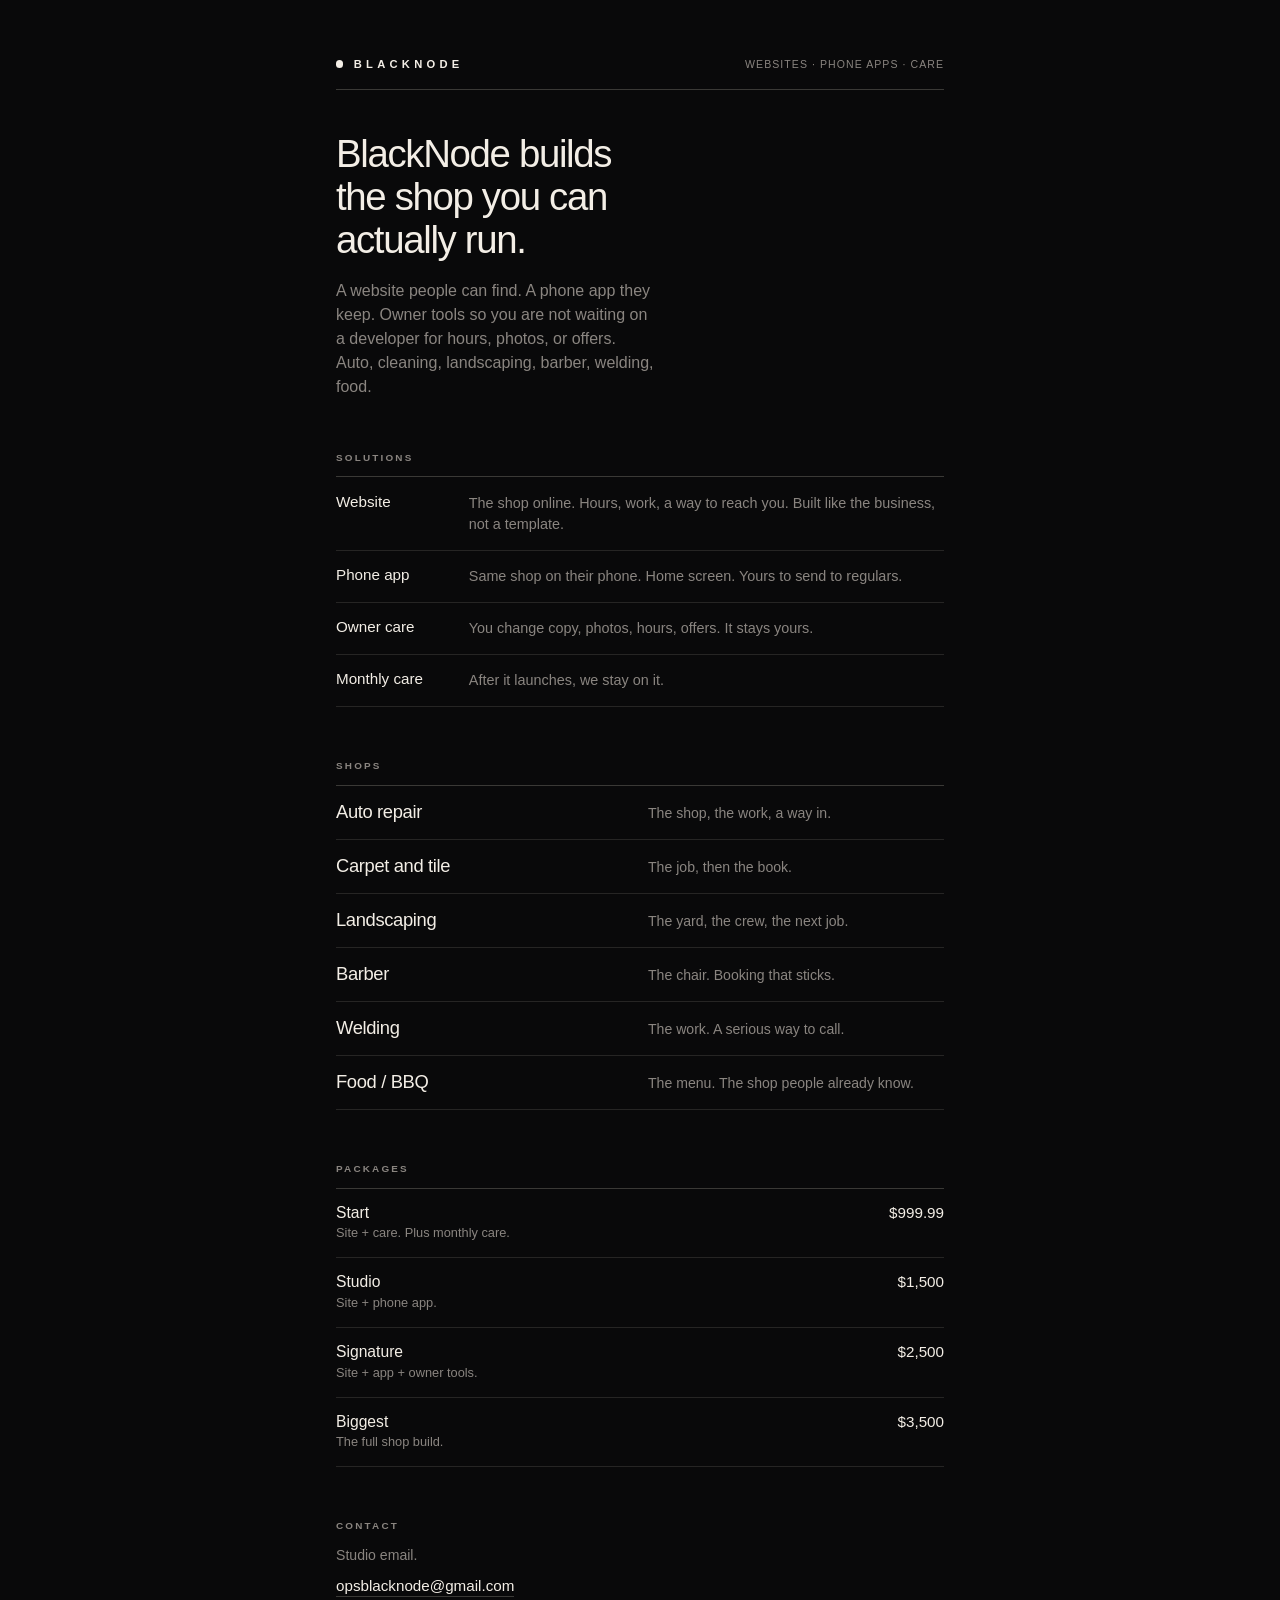
<file: index.html>
<!DOCTYPE html>
<html lang="en">
<head>
  <meta charset="utf-8">
  <meta name="viewport" content="width=device-width, initial-scale=1">
  <title>BlackNode</title>
  <style>
    :root {
      --ink: #09090a;
      --paper: #f3eee6;
      --mute: #8a8580;
      --line: #262524;
      --hair: #3a3936;
    }
    * { box-sizing: border-box; margin: 0; padding: 0; }
    html, body { background: var(--ink); color: var(--paper); }
    body {
      min-height: 100vh;
      font-family: "Helvetica Neue", Helvetica, Arial, ui-sans-serif, system-ui, sans-serif;
      -webkit-font-smoothing: antialiased;
    }
    .sheet {
      width: min(38rem, calc(100% - 3.2rem));
      margin: 0 auto;
      padding: 6.4vh 0 7vh;
    }
    header {
      display: flex;
      align-items: baseline;
      justify-content: space-between;
      gap: 1rem;
      padding-bottom: 1.2rem;
      border-bottom: 1px solid var(--hair);
      margin-bottom: 2.6rem;
    }
    .brand { display: flex; align-items: center; gap: 0.65rem; }
    .dot {
      width: 0.46rem; height: 0.46rem;
      background: var(--paper); border-radius: 50%;
    }
    h1 {
      font-size: 0.7rem; font-weight: 600;
      letter-spacing: 0.38em; text-transform: uppercase;
    }
    .kicker {
      color: var(--mute); font-size: 0.66rem;
      letter-spacing: 0.1em; text-transform: uppercase;
    }
    .lede {
      font-size: clamp(1.85rem, 3.6vw, 2.4rem);
      font-weight: 400; letter-spacing: -0.035em;
      line-height: 1.12; max-width: 14ch;
      margin-bottom: 1.15rem;
    }
    .who {
      color: var(--mute); font-size: 1rem;
      line-height: 1.5; max-width: 36ch;
      margin-bottom: 3.3rem;
    }
    h2 {
      font-size: 0.62rem; font-weight: 600;
      letter-spacing: 0.22em; text-transform: uppercase;
      color: var(--mute); margin-bottom: 0.85rem;
    }
    section { margin-bottom: 3.3rem; }
    .solutions { border-top: 1px solid var(--hair); }
    .solutions article {
      display: grid;
      grid-template-columns: 7.2rem 1fr;
      gap: 1.1rem;
      padding: 0.95rem 0;
      border-bottom: 1px solid var(--line);
    }
    .solutions h3 { font-size: 0.95rem; font-weight: 500; }
    .solutions p {
      color: var(--mute); font-size: 0.9rem;
      line-height: 1.45;
    }
    .shops { border-top: 1px solid var(--hair); }
    .shops li {
      display: grid;
      grid-template-columns: 1fr 1fr;
      gap: 1rem;
      align-items: baseline;
      padding: 0.95rem 0;
      border-bottom: 1px solid var(--line);
      list-style: none;
    }
    .shops .name {
      font-size: 1.15rem; font-weight: 400;
      letter-spacing: -0.02em;
    }
    .shops .line {
      color: var(--mute); font-size: 0.88rem;
      line-height: 1.4;
    }
    .packages { list-style: none; border-top: 1px solid var(--hair); }
    .packages li {
      display: grid;
      grid-template-columns: 1fr auto;
      gap: 0.15rem 1.25rem;
      padding: 0.95rem 0;
      border-bottom: 1px solid var(--line);
    }
    .packages .name { font-size: 0.98rem; font-weight: 500; }
    .packages .blurb {
      grid-column: 1; color: var(--mute);
      font-size: 0.8rem; line-height: 1.4;
    }
    .price {
      font-size: 0.95rem;
      font-variant-numeric: tabular-nums;
      text-align: right;
    }
    a.mail {
      color: var(--paper); text-decoration: none;
      font-size: 0.95rem;
      border-bottom: 1px solid var(--hair);
      padding-bottom: 0.12rem;
    }
    a.mail:hover { border-bottom-color: var(--paper); }
    .reach {
      color: var(--mute); font-size: 0.88rem;
      margin-bottom: 0.75rem; line-height: 1.45;
    }
    @media (max-width: 560px) {
      .sheet { width: calc(100% - 2.2rem); }
      header { flex-direction: column; align-items: flex-start; gap: 0.4rem; }
      .lede { max-width: 12ch; }
      .solutions article,
      .shops li { grid-template-columns: 1fr; gap: 0.28rem; }
    }
  </style>
</head>
<body>
  <main class="sheet">
    <header>
      <div class="brand">
        <span class="dot" aria-hidden="true"></span>
        <h1>BlackNode</h1>
      </div>
      <p class="kicker">Websites · Phone apps · Care</p>
    </header>

    <p class="lede">BlackNode builds the shop you can actually run.</p>
    <p class="who">A website people can find. A phone app they keep. Owner tools so you are not waiting on a developer for hours, photos, or offers. Auto, cleaning, landscaping, barber, welding, food.</p>

    <section>
      <h2>Solutions</h2>
      <div class="solutions">
        <article>
          <h3>Website</h3>
          <p>The shop online. Hours, work, a way to reach you. Built like the business, not a template.</p>
        </article>
        <article>
          <h3>Phone app</h3>
          <p>Same shop on their phone. Home screen. Yours to send to regulars.</p>
        </article>
        <article>
          <h3>Owner care</h3>
          <p>You change copy, photos, hours, offers. It stays yours.</p>
        </article>
        <article>
          <h3>Monthly care</h3>
          <p>After it launches, we stay on it.</p>
        </article>
      </div>
    </section>

    <section>
      <h2>Shops</h2>
      <ul class="shops">
        <li>
          <span class="name">Auto repair</span>
          <span class="line">The shop, the work, a way in.</span>
        </li>
        <li>
          <span class="name">Carpet and tile</span>
          <span class="line">The job, then the book.</span>
        </li>
        <li>
          <span class="name">Landscaping</span>
          <span class="line">The yard, the crew, the next job.</span>
        </li>
        <li>
          <span class="name">Barber</span>
          <span class="line">The chair. Booking that sticks.</span>
        </li>
        <li>
          <span class="name">Welding</span>
          <span class="line">The work. A serious way to call.</span>
        </li>
        <li>
          <span class="name">Food / BBQ</span>
          <span class="line">The menu. The shop people already know.</span>
        </li>
      </ul>
    </section>

    <section>
      <h2>Packages</h2>
      <ul class="packages">
        <li>
          <span class="name">Start</span>
          <span class="price">$999.99</span>
          <span class="blurb">Site + care. Plus monthly care.</span>
        </li>
        <li>
          <span class="name">Studio</span>
          <span class="price">$1,500</span>
          <span class="blurb">Site + phone app.</span>
        </li>
        <li>
          <span class="name">Signature</span>
          <span class="price">$2,500</span>
          <span class="blurb">Site + app + owner tools.</span>
        </li>
        <li>
          <span class="name">Biggest</span>
          <span class="price">$3,500</span>
          <span class="blurb">The full shop build.</span>
        </li>
      </ul>
    </section>

    <section>
      <h2>Contact</h2>
      <p class="reach">Studio email.</p>
      <p><a class="mail" href="mailto:opsblacknode@gmail.com">opsblacknode@gmail.com</a></p>
    </section>

  </main>
</body>
</html>
</file>
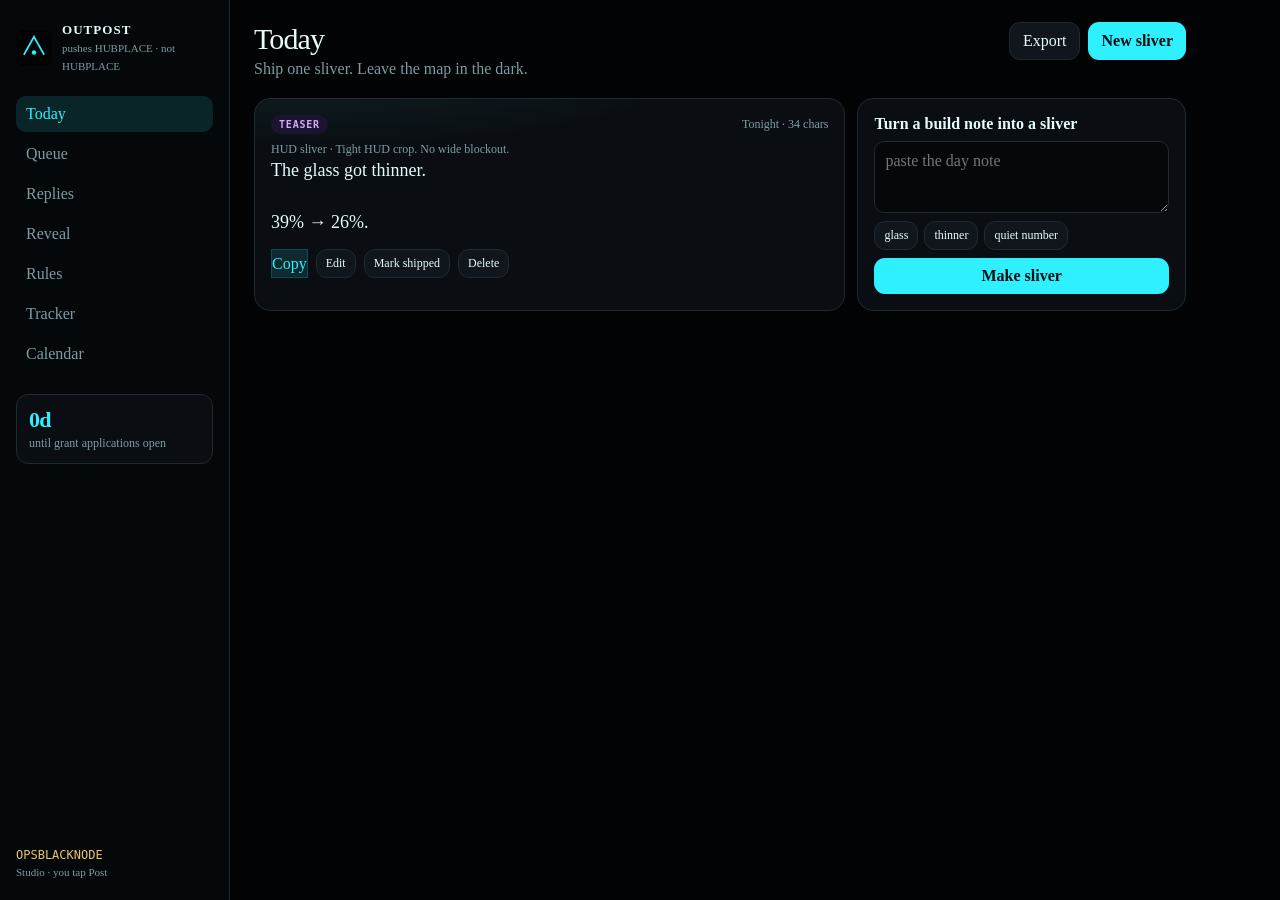
<file: outpost/index.html>
<!DOCTYPE html>
<html lang="en">
<head>
  <meta charset="UTF-8" />
  <meta name="viewport" content="width=device-width, initial-scale=1, viewport-fit=cover" />
  <meta name="theme-color" content="#020304" />
  <meta name="apple-mobile-web-app-capable" content="yes" />
  <meta name="apple-mobile-web-app-title" content="Outpost" />
  <title>Outpost</title>
  <link rel="manifest" href="manifest.json" />
  <link rel="icon" href="icon.svg" />
  <link rel="stylesheet" href="styles.css" />
</head>
<body>
  <div class="app">
    <aside class="rail">
      <div class="brand">
        <img src="icon.svg" alt="" width="36" height="36" />
        <div>
          <strong>Outpost</strong>
          <em>pushes HUBPLACE · not HUBPLACE</em>
        </div>
      </div>
      <nav id="nav"></nav>
      <div class="countdown" id="countdown"></div>
      <div class="rail-foot">
        <code>OPSBLACKNODE</code>
        <span>Studio · you tap Post</span>
      </div>
    </aside>
    <main>
      <header class="top">
        <div>
          <h1 id="viewTitle">Today</h1>
          <p id="viewSub">Ship one sliver. Leave the map in the dark.</p>
        </div>
        <div class="top-actions">
          <button type="button" id="exportBtn" class="ghost">Export</button>
          <button type="button" id="newBtn" class="primary">New sliver</button>
        </div>
      </header>
      <div id="views"></div>
    </main>
  </div>
  <div id="modal" class="modal hidden">
    <form id="form" class="sheet">
      <h2 id="formTitle">New sliver</h2>
      <label>Kind
        <select name="kind">
          <option value="TEASER">TEASER · image + one breath</option>
          <option value="SCHEDULE">SCHEDULE · queue in X</option>
          <option value="DRAFT">DRAFT · you hit Post</option>
          <option value="REPLY">REPLY · under a thread</option>
        </select>
      </label>
      <label>When<input name="when" placeholder="Now / Fri 7:30 AM PDT" /></label>
      <label>Target<input name="target" placeholder="What this is for" /></label>
      <label>Attach<input name="media" placeholder="Tight HUD crop. No wide blockout." /></label>
      <label>Copy<textarea name="body" rows="8" required></textarea></label>
      <div class="form-meta"><span id="charCount">0</span><span id="banWarn"></span></div>
      <div class="sheet-actions">
        <button type="button" id="cancelBtn" class="ghost">Cancel</button>
        <button type="submit" class="primary">Save</button>
      </div>
    </form>
  </div>
  <script src="seed.js"></script>
  <script src="app.js"></script>
</body>
</html>
</file>
<file: outpost/styles.css>
:root {
  --bg: #020304;
  --panel: #0a0e12;
  --panel2: #10161c;
  --line: #1c2a33;
  --text: #e7fbff;
  --muted: #7f9aa3;
  --cyan: #2ef0ff;
  --cyan-dim: rgba(46, 240, 255, 0.12);
  --gold: #e8c36a;
  --warn: #ff8a6b;
  --ok: #7dffb3;
  --radius: 16px;
  font-family: "Iowan Old Style", "Palatino Linotype", Palatino, Georgia, serif;
}
* { box-sizing: border-box; margin: 0; padding: 0; }
html, body { background: var(--bg); color: var(--text); min-height: 100%; }
body { padding: env(safe-area-inset-top) env(safe-area-inset-right) env(safe-area-inset-bottom) env(safe-area-inset-left); }
button, input, select, textarea { font: inherit; color: inherit; }
button { cursor: pointer; }
code { font-family: ui-monospace, "SF Mono", Menlo, Consolas, monospace; }
.app { display: grid; grid-template-columns: 230px 1fr; min-height: 100vh; }
.rail { border-right: 1px solid var(--line); padding: 22px 16px; display: flex; flex-direction: column; gap: 22px; background: #05080a; }
.brand { display: flex; gap: 10px; align-items: center; }
.brand strong { display: block; letter-spacing: 0.08em; font-size: 13px; text-transform: uppercase; }
.brand em { color: var(--muted); font-style: normal; font-size: 11px; }
nav { display: flex; flex-direction: column; gap: 4px; }
nav button { text-align: left; border: 0; background: transparent; color: var(--muted); padding: 9px 10px; border-radius: 10px; }
nav button.active, nav button:hover { background: var(--cyan-dim); color: var(--cyan); }
.countdown { border: 1px solid var(--line); border-radius: 12px; padding: 12px; background: var(--panel); }
.countdown b { display: block; font-size: 22px; color: var(--cyan); letter-spacing: -0.03em; }
.countdown span { color: var(--muted); font-size: 12px; }
.rail-foot { margin-top: auto; display: grid; gap: 4px; }
.rail-foot code { color: var(--gold); font-size: 12px; }
.rail-foot span { color: var(--muted); font-size: 11px; }
main { padding: 22px 24px 72px; max-width: 980px; }
.top { display: flex; justify-content: space-between; gap: 12px; align-items: flex-start; margin-bottom: 20px; }
.top h1 { font-size: 30px; font-weight: 500; letter-spacing: -0.03em; }
.top p { color: var(--muted); margin-top: 4px; }
.top-actions { display: flex; gap: 8px; flex-wrap: wrap; }
.primary, .ghost, .mini { border-radius: 11px; padding: 9px 13px; border: 1px solid transparent; }
.primary { background: var(--cyan); color: #031014; font-weight: 650; border: 0; }
.ghost, .mini { background: var(--panel2); border-color: var(--line); }
.mini { font-size: 12px; padding: 6px 9px; }
.copy { background: var(--cyan-dim); border: 1px solid #164850; color: var(--cyan); }
.grid { display: grid; gap: 12px; }
.two { display: grid; grid-template-columns: 1.35fr 0.75fr; gap: 12px; }
.card { background: var(--panel); border: 1px solid var(--line); border-radius: var(--radius); padding: 16px; }
.hero { background: radial-gradient(800px 180px at 10% -20%, rgba(46,240,255,.09), transparent 50%), var(--panel); }
.card-head { display: flex; justify-content: space-between; gap: 10px; align-items: center; margin-bottom: 8px; }
.meta { color: var(--muted); font-size: 12px; }
.body { white-space: pre-wrap; line-height: 1.45; font-size: 18px; }
.actions { display: flex; gap: 8px; flex-wrap: wrap; margin-top: 14px; }
.tag { font-family: ui-monospace, Menlo, monospace; font-size: 10px; letter-spacing: 0.08em; font-weight: 700; padding: 4px 8px; border-radius: 999px; }
.TEASER { background: #1a1430; color: #d7a6ff; }
.SCHEDULE { background: #0c2a24; color: var(--ok); }
.DRAFT { background: #2a2416; color: var(--gold); }
.REPLY { background: #102030; color: #7ec8ff; }
.posted { opacity: 0.45; }
.list { list-style: none; }
.list li { padding: 9px 0; border-bottom: 1px solid var(--line); font-size: 14px; }
.list li span, .list li small { display: block; color: var(--muted); font-size: 12px; margin-top: 3px; }
.ban li { color: var(--warn); }
.hidden { display: none !important; }
.modal { position: fixed; inset: 0; background: rgba(0,0,0,.62); display: grid; place-items: center; padding: 16px; z-index: 30; }
.sheet { width: min(560px, 100%); background: var(--panel); border: 1px solid var(--line); border-radius: 18px; padding: 18px; display: grid; gap: 11px; }
.sheet label { display: grid; gap: 6px; font-size: 12px; color: var(--muted); }
.sheet input, .sheet select, .sheet textarea { background: #05080a; border: 1px solid var(--line); border-radius: 10px; padding: 10px 12px; }
.form-meta { display: flex; justify-content: space-between; font-size: 12px; color: var(--muted); }
.form-meta .hot { color: var(--warn); }
.sheet-actions { display: flex; justify-content: flex-end; gap: 8px; }
.toast { position: fixed; bottom: 18px; right: 18px; background: #082226; color: var(--cyan); border: 1px solid #164850; padding: 10px 14px; border-radius: 10px; z-index: 40; }
.composer { display: grid; gap: 8px; margin-top: 8px; }
.composer textarea { width: 100%; min-height: 72px; background: #05080a; border: 1px solid var(--line); border-radius: 10px; padding: 10px; }
.chips { display: flex; flex-wrap: wrap; gap: 6px; }
@media (max-width: 860px) {
  .app { grid-template-columns: 1fr; }
  .rail { border-right: 0; border-bottom: 1px solid var(--line); }
  nav { flex-direction: row; flex-wrap: wrap; }
  .two { grid-template-columns: 1fr; }
  .top { flex-direction: column; }
  .body { font-size: 16px; }
}
</file>
